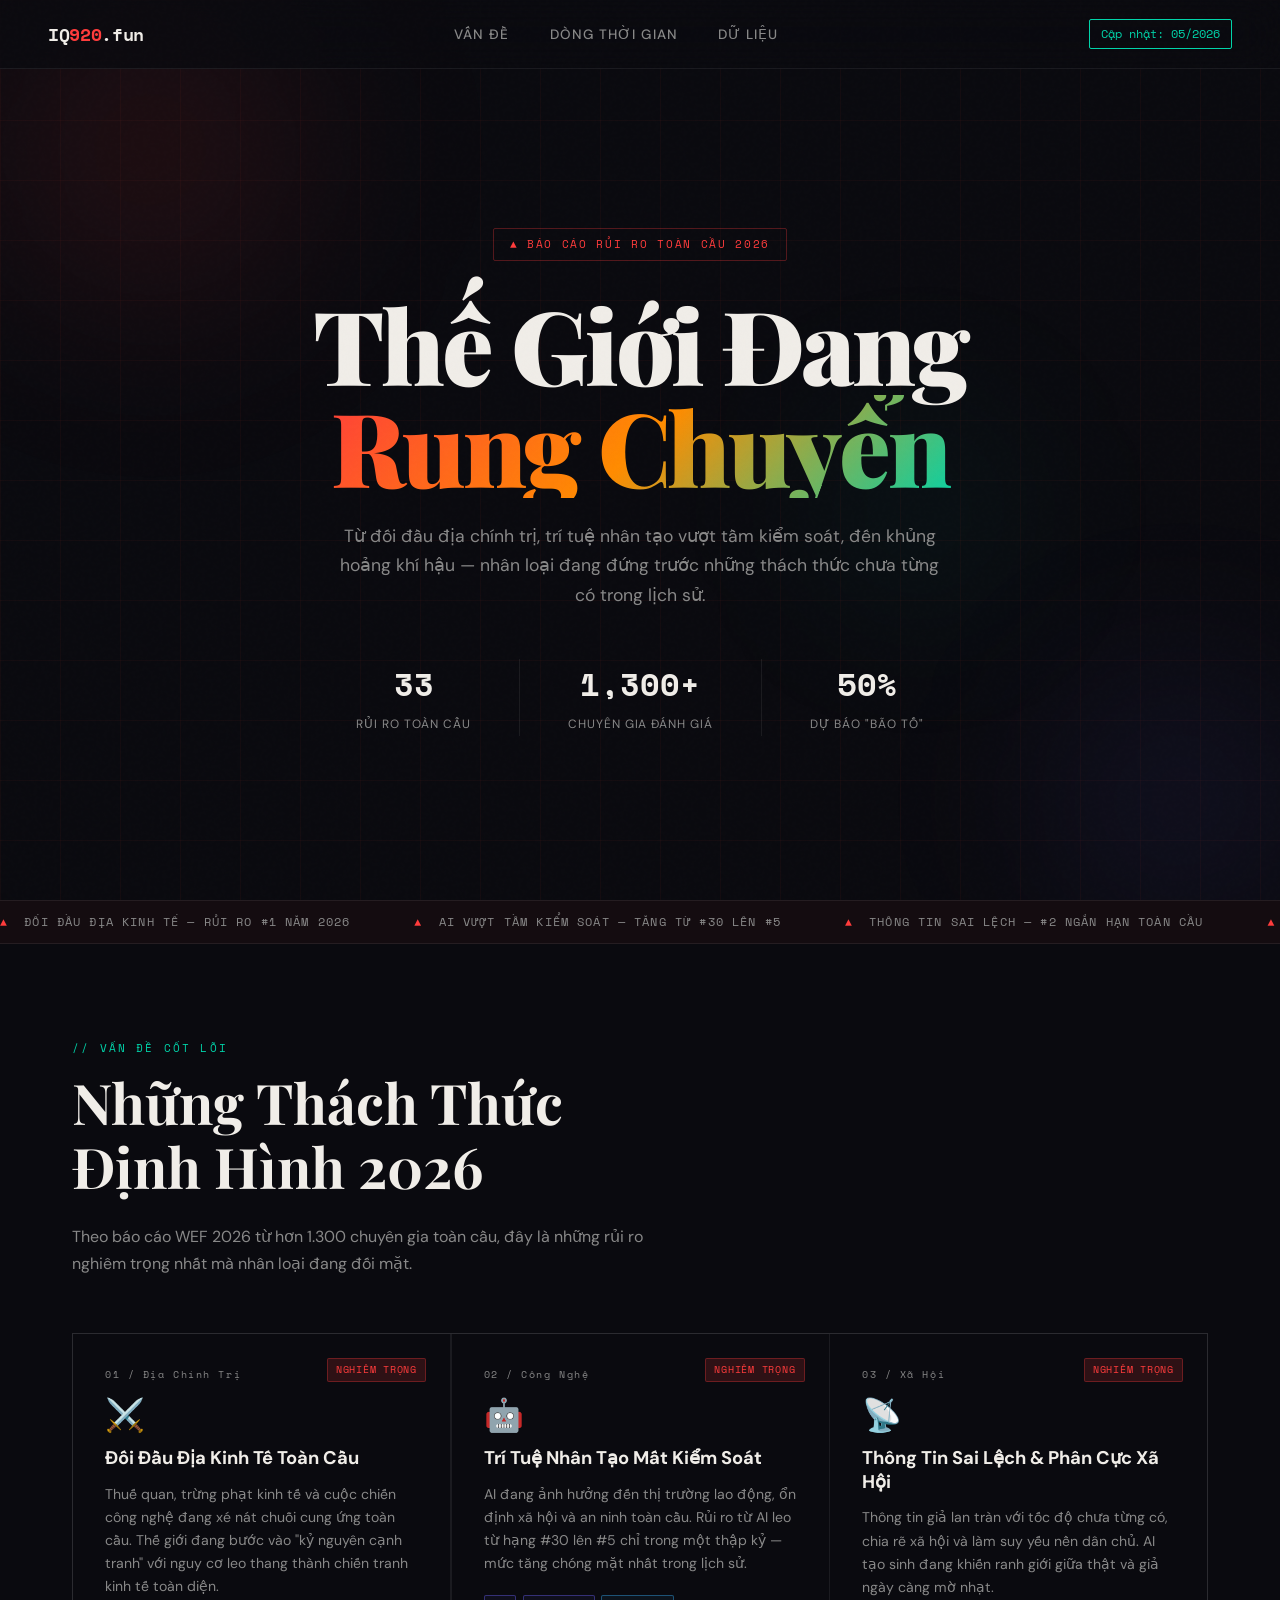
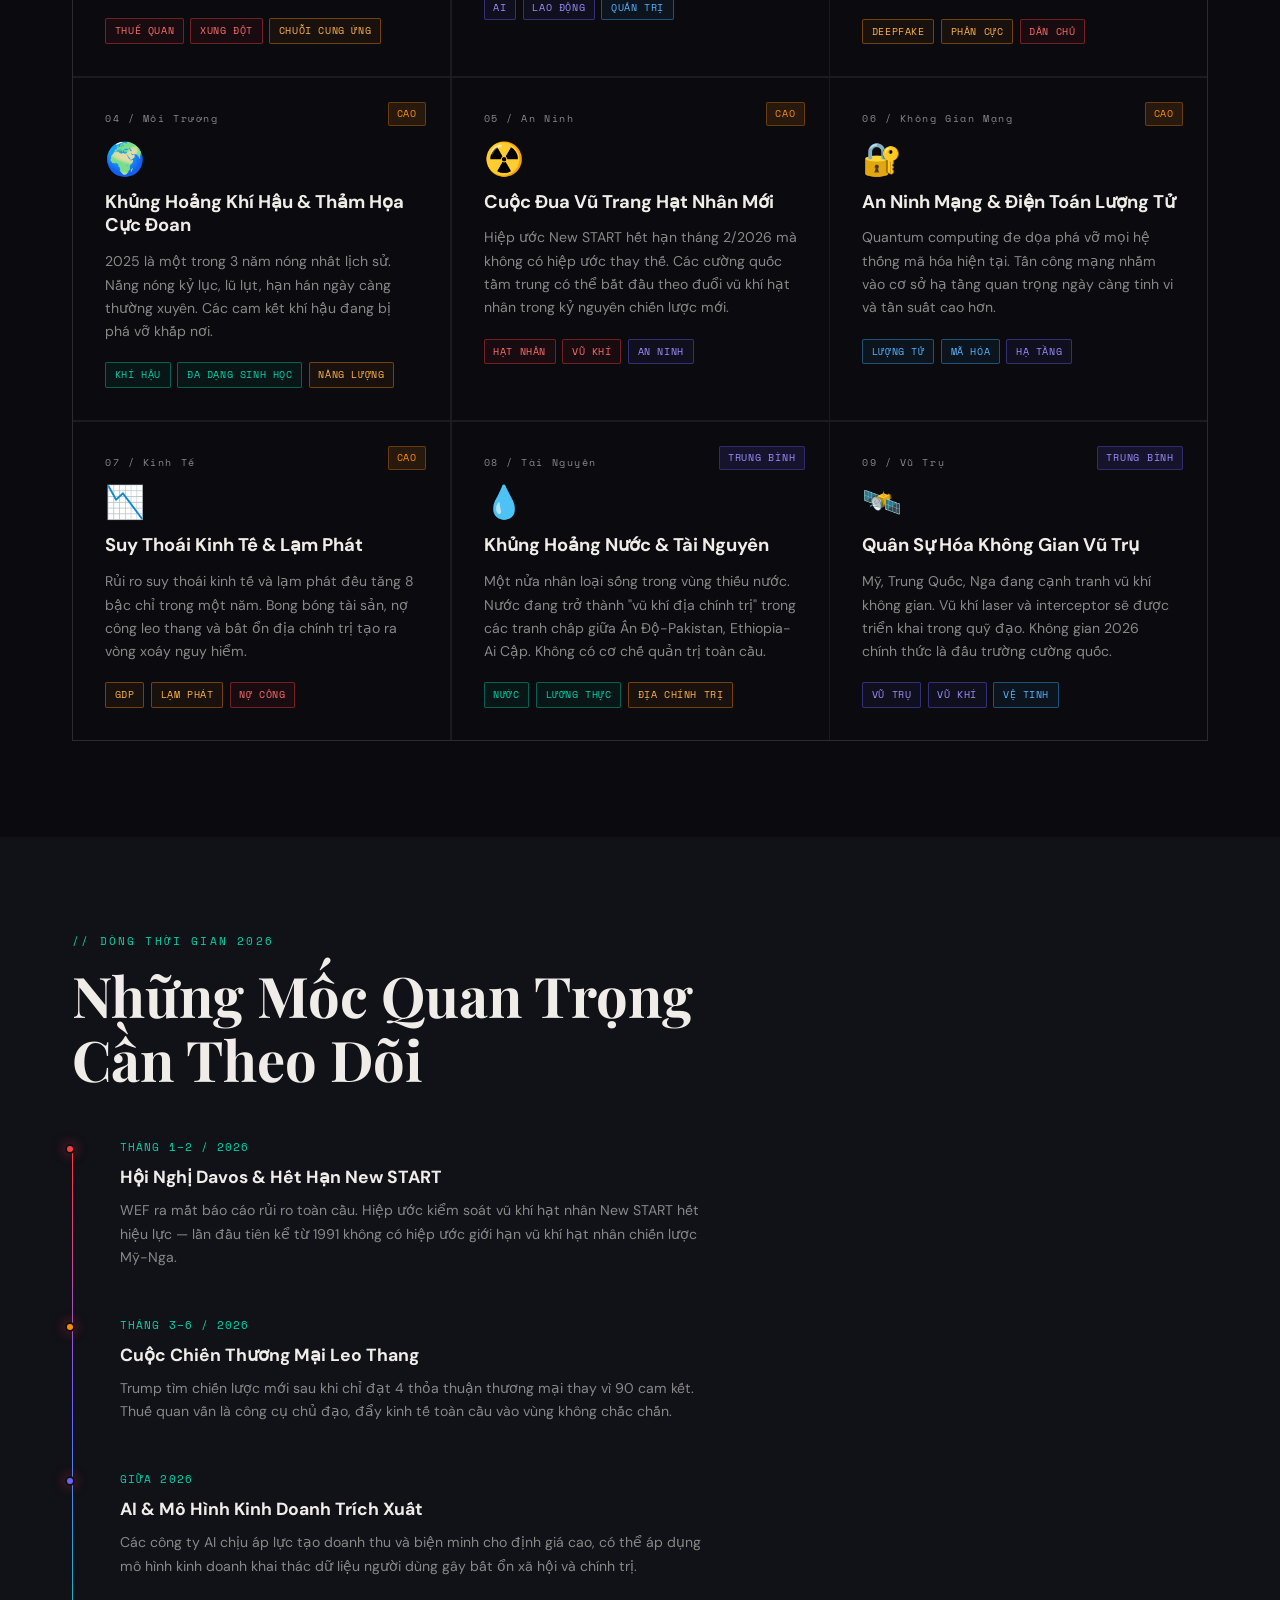
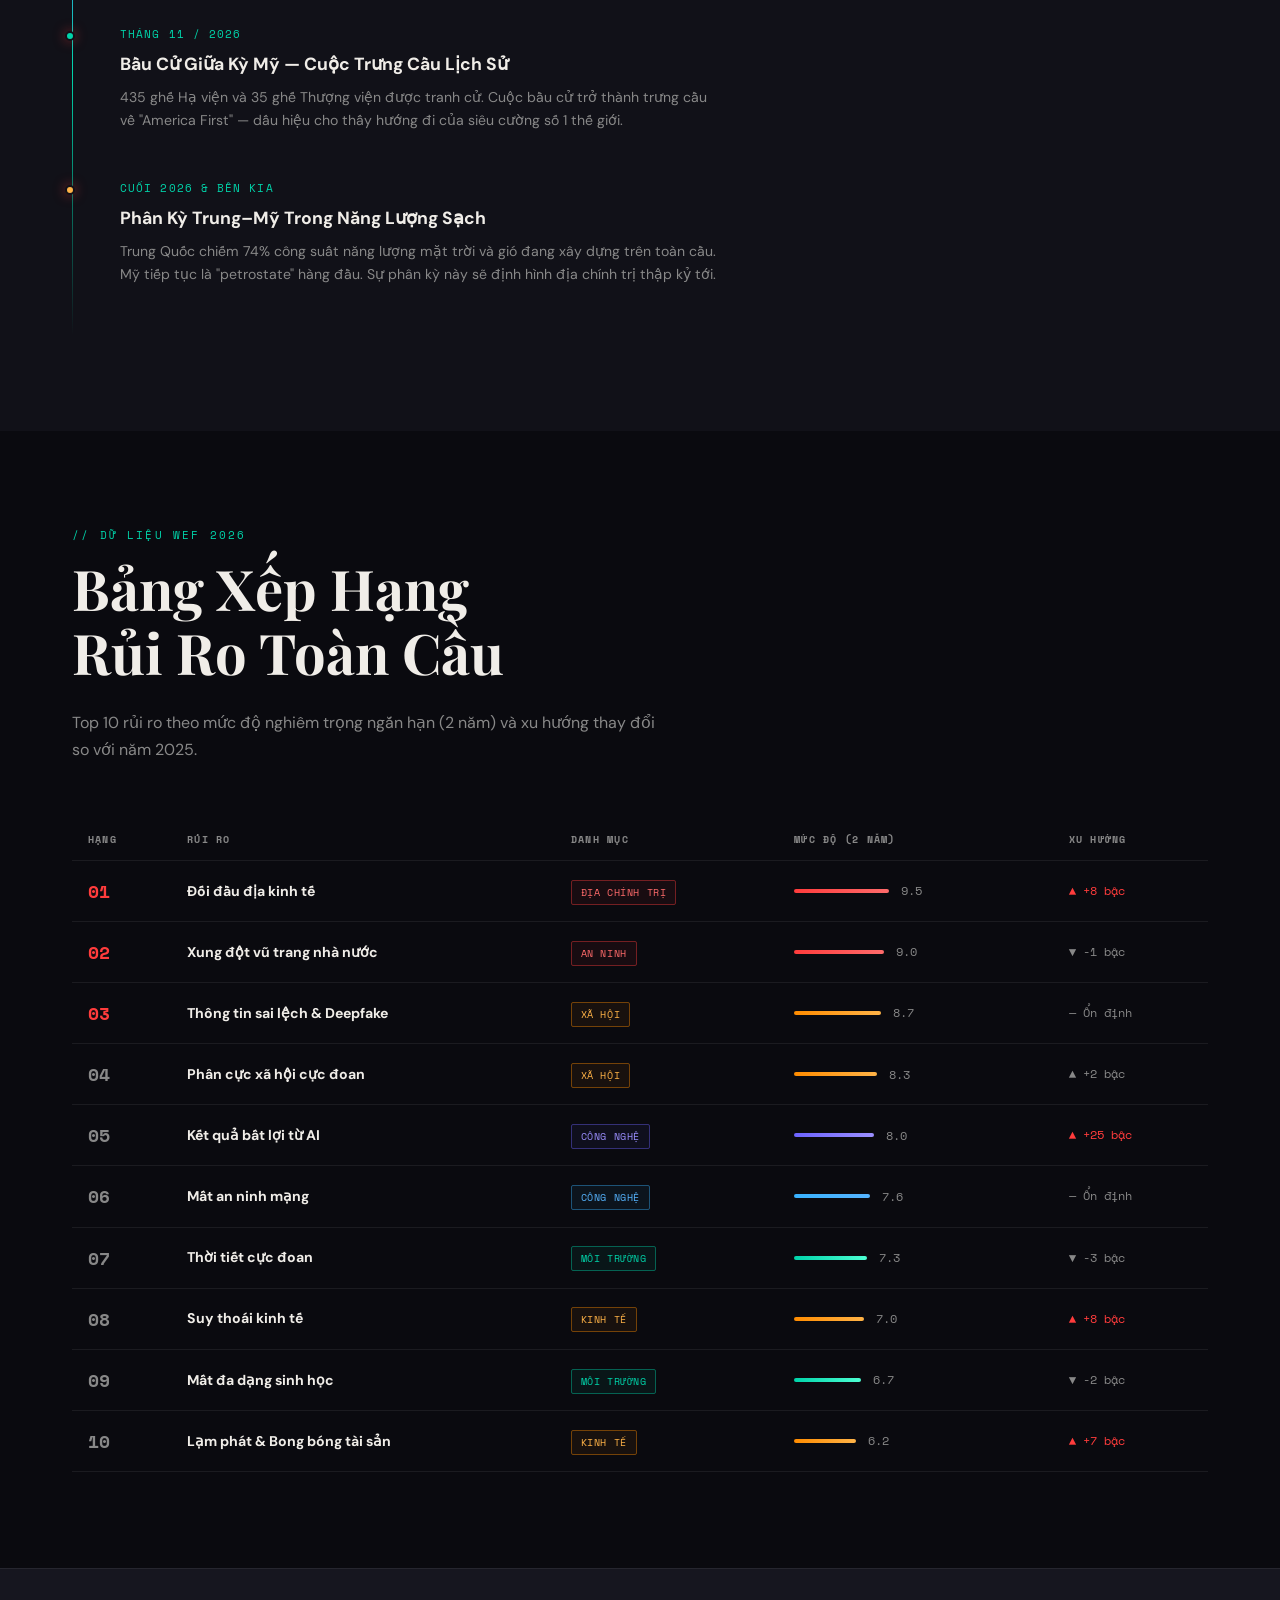
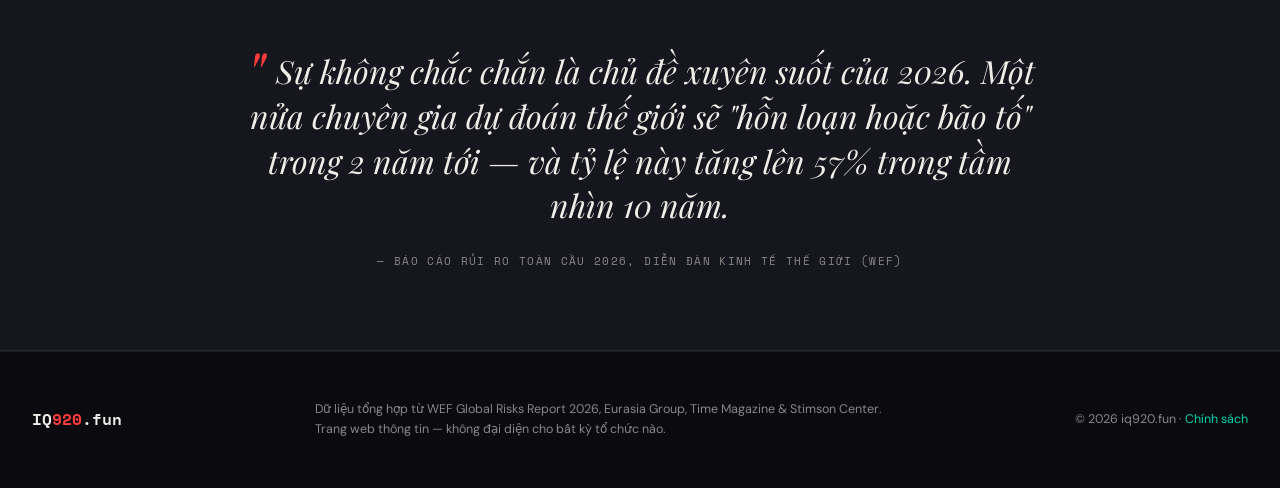
<file: index.html>
<!DOCTYPE html>
<html lang="vi">
<head>
<meta charset="UTF-8">
<meta name="viewport" content="width=device-width, initial-scale=1.0">
<title>IQ920 — Vấn Đề Thế Giới 2026</title>
<link rel="preconnect" href="https://fonts.googleapis.com">
<link href="https://fonts.googleapis.com/css2?family=Space+Mono:wght@400;700&family=DM+Sans:wght@300;400;500;700&family=Playfair+Display:wght@700;900&display=swap" rel="stylesheet">
<style>
  :root {
    --bg: #0a0a0f;
    --bg2: #111118;
    --bg3: #16161f;
    --accent: #ff3c3c;
    --accent2: #ff8c00;
    --accent3: #00d4aa;
    --accent4: #6c63ff;
    --text: #f0ede8;
    --muted: #888;
    --border: rgba(255,255,255,0.07);
    --card-bg: rgba(255,255,255,0.03);
  }

  * { margin: 0; padding: 0; box-sizing: border-box; }

  html { scroll-behavior: smooth; }

  body {
    font-family: 'DM Sans', sans-serif;
    background: var(--bg);
    color: var(--text);
    overflow-x: hidden;
    line-height: 1.6;
  }

  /* NOISE OVERLAY */
  body::before {
    content: '';
    position: fixed;
    inset: 0;
    background-image: url("data:image/svg+xml,%3Csvg viewBox='0 0 256 256' xmlns='http://www.w3.org/2000/svg'%3E%3Cfilter id='n'%3E%3CfeTurbulence type='fractalNoise' baseFrequency='0.9' numOctaves='4' stitchTiles='stitch'/%3E%3C/filter%3E%3Crect width='100%25' height='100%25' filter='url(%23n)' opacity='0.04'/%3E%3C/svg%3E");
    pointer-events: none;
    z-index: 1000;
    opacity: 0.3;
  }

  /* NAV */
  nav {
    position: fixed;
    top: 0;
    left: 0;
    right: 0;
    z-index: 100;
    display: flex;
    align-items: center;
    justify-content: space-between;
    padding: 1.2rem 3rem;
    backdrop-filter: blur(20px);
    border-bottom: 1px solid var(--border);
    background: rgba(10,10,15,0.8);
  }

  .nav-logo {
    font-family: 'Space Mono', monospace;
    font-size: 1.1rem;
    font-weight: 700;
    letter-spacing: -0.02em;
  }

  .nav-logo span { color: var(--accent); }

  .nav-links {
    display: flex;
    gap: 2.5rem;
    list-style: none;
  }

  .nav-links a {
    text-decoration: none;
    color: var(--muted);
    font-size: 0.85rem;
    font-weight: 500;
    letter-spacing: 0.08em;
    text-transform: uppercase;
    transition: color 0.2s;
  }

  .nav-links a:hover { color: var(--text); }

  .nav-tag {
    font-family: 'Space Mono', monospace;
    font-size: 0.72rem;
    color: var(--accent3);
    border: 1px solid var(--accent3);
    padding: 0.3rem 0.7rem;
    border-radius: 2px;
  }

  /* HERO */
  .hero {
    min-height: 100vh;
    display: grid;
    place-items: center;
    text-align: center;
    padding: 8rem 2rem 4rem;
    position: relative;
    overflow: hidden;
  }

  .hero-bg-grid {
    position: absolute;
    inset: 0;
    background-image:
      linear-gradient(rgba(255,60,60,0.04) 1px, transparent 1px),
      linear-gradient(90deg, rgba(255,60,60,0.04) 1px, transparent 1px);
    background-size: 60px 60px;
    animation: gridShift 20s linear infinite;
  }

  @keyframes gridShift {
    0% { background-position: 0 0; }
    100% { background-position: 60px 60px; }
  }

  .hero-orb {
    position: absolute;
    border-radius: 50%;
    filter: blur(80px);
    pointer-events: none;
  }

  .orb1 {
    width: 500px; height: 500px;
    background: radial-gradient(circle, rgba(255,60,60,0.12), transparent 70%);
    top: -100px; left: -100px;
  }

  .orb2 {
    width: 400px; height: 400px;
    background: radial-gradient(circle, rgba(108,99,255,0.1), transparent 70%);
    bottom: -100px; right: -100px;
  }

  .orb3 {
    width: 300px; height: 300px;
    background: radial-gradient(circle, rgba(0,212,170,0.08), transparent 70%);
    top: 40%; left: 60%;
  }

  .hero-content { position: relative; z-index: 2; max-width: 900px; }

  .hero-badge {
    display: inline-block;
    font-family: 'Space Mono', monospace;
    font-size: 0.7rem;
    letter-spacing: 0.15em;
    text-transform: uppercase;
    color: var(--accent);
    border: 1px solid rgba(255,60,60,0.3);
    padding: 0.4rem 1rem;
    border-radius: 2px;
    margin-bottom: 2rem;
    animation: fadeUp 0.8s ease both;
  }

  .hero-title {
    font-family: 'Playfair Display', serif;
    font-size: clamp(3rem, 8vw, 7rem);
    font-weight: 900;
    line-height: 1.0;
    letter-spacing: -0.03em;
    margin-bottom: 1.5rem;
    animation: fadeUp 0.8s ease 0.1s both;
  }

  .hero-title .line1 { display: block; color: var(--text); }
  .hero-title .line2 {
    display: block;
    background: linear-gradient(135deg, var(--accent) 0%, var(--accent2) 50%, var(--accent3) 100%);
    -webkit-background-clip: text;
    -webkit-text-fill-color: transparent;
    background-clip: text;
  }

  .hero-sub {
    font-size: 1.1rem;
    color: var(--muted);
    max-width: 600px;
    margin: 0 auto 3rem;
    line-height: 1.7;
    animation: fadeUp 0.8s ease 0.2s both;
  }

  .hero-stats {
    display: flex;
    justify-content: center;
    gap: 3rem;
    animation: fadeUp 0.8s ease 0.3s both;
  }

  .stat-item { text-align: center; }

  .stat-num {
    font-family: 'Space Mono', monospace;
    font-size: 2rem;
    font-weight: 700;
    color: var(--text);
    display: block;
  }

  .stat-label {
    font-size: 0.75rem;
    color: var(--muted);
    text-transform: uppercase;
    letter-spacing: 0.08em;
  }

  .stat-divider {
    width: 1px;
    background: var(--border);
    align-self: stretch;
  }

  /* TICKER */
  .ticker-wrap {
    overflow: hidden;
    border-top: 1px solid var(--border);
    border-bottom: 1px solid var(--border);
    padding: 0.75rem 0;
    background: rgba(255,60,60,0.04);
  }

  .ticker {
    display: flex;
    gap: 4rem;
    animation: ticker 30s linear infinite;
    white-space: nowrap;
    width: max-content;
  }

  @keyframes ticker {
    from { transform: translateX(0); }
    to { transform: translateX(-50%); }
  }

  .ticker-item {
    font-family: 'Space Mono', monospace;
    font-size: 0.72rem;
    color: var(--muted);
    letter-spacing: 0.1em;
    text-transform: uppercase;
  }

  .ticker-item span { color: var(--accent); margin-right: 0.5rem; }

  /* SECTION */
  section {
    padding: 6rem 2rem;
    max-width: 1200px;
    margin: 0 auto;
  }

  .section-label {
    font-family: 'Space Mono', monospace;
    font-size: 0.68rem;
    letter-spacing: 0.2em;
    text-transform: uppercase;
    color: var(--accent3);
    margin-bottom: 0.75rem;
  }

  .section-title {
    font-family: 'Playfair Display', serif;
    font-size: clamp(2rem, 5vw, 3.5rem);
    font-weight: 700;
    line-height: 1.15;
    margin-bottom: 1.5rem;
  }

  .section-desc {
    font-size: 1rem;
    color: var(--muted);
    max-width: 600px;
    line-height: 1.7;
    margin-bottom: 3.5rem;
  }

  /* ISSUES GRID */
  .issues-grid {
    display: grid;
    grid-template-columns: repeat(auto-fit, minmax(340px, 1fr));
    gap: 1.5px;
    background: var(--border);
    border: 1px solid var(--border);
  }

  .issue-card {
    background: var(--bg);
    padding: 2rem;
    position: relative;
    transition: background 0.3s;
    cursor: default;
    overflow: hidden;
  }

  .issue-card::before {
    content: '';
    position: absolute;
    inset: 0;
    background: var(--card-accent, rgba(255,60,60,0.04));
    opacity: 0;
    transition: opacity 0.3s;
  }

  .issue-card:hover { background: var(--bg2); }
  .issue-card:hover::before { opacity: 1; }

  .issue-num {
    font-family: 'Space Mono', monospace;
    font-size: 0.65rem;
    color: var(--muted);
    letter-spacing: 0.15em;
    margin-bottom: 1rem;
  }

  .issue-icon {
    font-size: 2rem;
    margin-bottom: 1rem;
    display: block;
    line-height: 1;
  }

  .issue-title {
    font-size: 1.15rem;
    font-weight: 700;
    margin-bottom: 0.75rem;
    line-height: 1.3;
  }

  .issue-desc {
    font-size: 0.88rem;
    color: var(--muted);
    line-height: 1.65;
    margin-bottom: 1.2rem;
  }

  .issue-tags {
    display: flex;
    flex-wrap: wrap;
    gap: 0.4rem;
  }

  .tag {
    font-family: 'Space Mono', monospace;
    font-size: 0.62rem;
    letter-spacing: 0.06em;
    padding: 0.25rem 0.55rem;
    border-radius: 2px;
    border: 1px solid;
    text-transform: uppercase;
  }

  .tag-red { border-color: rgba(255,60,60,0.4); color: #ff6b6b; background: rgba(255,60,60,0.06); }
  .tag-orange { border-color: rgba(255,140,0,0.4); color: #ffb347; background: rgba(255,140,0,0.06); }
  .tag-green { border-color: rgba(0,212,170,0.4); color: #00d4aa; background: rgba(0,212,170,0.06); }
  .tag-purple { border-color: rgba(108,99,255,0.4); color: #9b8fff; background: rgba(108,99,255,0.06); }
  .tag-blue { border-color: rgba(56,178,255,0.4); color: #56b4ff; background: rgba(56,178,255,0.06); }

  .issue-severity {
    position: absolute;
    top: 1.5rem;
    right: 1.5rem;
    font-family: 'Space Mono', monospace;
    font-size: 0.6rem;
    letter-spacing: 0.08em;
    padding: 0.2rem 0.5rem;
    border-radius: 2px;
  }

  .sev-critical { background: rgba(255,60,60,0.15); color: var(--accent); border: 1px solid rgba(255,60,60,0.3); }
  .sev-high { background: rgba(255,140,0,0.12); color: var(--accent2); border: 1px solid rgba(255,140,0,0.3); }
  .sev-medium { background: rgba(108,99,255,0.12); color: #9b8fff; border: 1px solid rgba(108,99,255,0.3); }

  /* TIMELINE */
  .timeline-section { background: var(--bg2); margin: 0; padding: 6rem 0; }
  .timeline-inner { max-width: 1200px; margin: 0 auto; padding: 0 2rem; }

  .timeline {
    position: relative;
    padding-left: 3rem;
    margin-top: 3rem;
  }

  .timeline::before {
    content: '';
    position: absolute;
    left: 0;
    top: 0.5rem;
    bottom: 0;
    width: 1px;
    background: linear-gradient(to bottom, var(--accent), var(--accent4), var(--accent3), transparent);
  }

  .timeline-item {
    position: relative;
    padding-bottom: 3rem;
    opacity: 0;
    transform: translateX(-20px);
    transition: all 0.5s ease;
  }

  .timeline-item.visible {
    opacity: 1;
    transform: translateX(0);
  }

  .timeline-dot {
    position: absolute;
    left: -3.45rem;
    top: 0.3rem;
    width: 10px;
    height: 10px;
    border-radius: 50%;
    background: var(--accent);
    border: 2px solid var(--bg2);
    box-shadow: 0 0 12px rgba(255,60,60,0.5);
  }

  .timeline-time {
    font-family: 'Space Mono', monospace;
    font-size: 0.68rem;
    color: var(--accent3);
    letter-spacing: 0.1em;
    margin-bottom: 0.4rem;
  }

  .timeline-title {
    font-size: 1.1rem;
    font-weight: 700;
    margin-bottom: 0.5rem;
  }

  .timeline-body {
    font-size: 0.88rem;
    color: var(--muted);
    max-width: 600px;
    line-height: 1.65;
  }

  /* RADAR CHART */
  .radar-section { text-align: center; }
  .radar-wrap { position: relative; max-width: 560px; margin: 3rem auto; }
  .radar-wrap svg { width: 100%; height: auto; }

  /* DATA TABLE */
  .risk-table {
    width: 100%;
    border-collapse: collapse;
    margin-top: 2.5rem;
    font-size: 0.88rem;
  }

  .risk-table th {
    font-family: 'Space Mono', monospace;
    font-size: 0.65rem;
    letter-spacing: 0.12em;
    text-transform: uppercase;
    color: var(--muted);
    padding: 0.75rem 1rem;
    border-bottom: 1px solid var(--border);
    text-align: left;
  }

  .risk-table td {
    padding: 1rem;
    border-bottom: 1px solid var(--border);
    vertical-align: middle;
  }

  .risk-table tr { transition: background 0.2s; }
  .risk-table tbody tr:hover { background: var(--card-bg); }

  .risk-rank {
    font-family: 'Space Mono', monospace;
    font-size: 1.1rem;
    font-weight: 700;
    color: var(--muted);
  }

  .risk-rank.top3 { color: var(--accent); }

  .risk-bar-wrap {
    display: flex;
    align-items: center;
    gap: 0.75rem;
  }

  .risk-bar {
    height: 4px;
    border-radius: 2px;
    flex-shrink: 0;
  }

  .risk-score {
    font-family: 'Space Mono', monospace;
    font-size: 0.75rem;
    color: var(--muted);
    min-width: 30px;
  }

  /* QUOTE */
  .quote-section {
    background: var(--bg3);
    border-top: 1px solid var(--border);
    border-bottom: 1px solid var(--border);
    margin: 0;
    padding: 5rem 2rem;
  }

  .quote-inner {
    max-width: 800px;
    margin: 0 auto;
    text-align: center;
  }

  blockquote {
    font-family: 'Playfair Display', serif;
    font-size: clamp(1.3rem, 3vw, 2rem);
    font-style: italic;
    line-height: 1.4;
    color: var(--text);
    margin-bottom: 1.5rem;
  }

  blockquote::before {
    content: '"';
    font-size: 4rem;
    color: var(--accent);
    line-height: 0;
    vertical-align: -1rem;
    margin-right: 0.2rem;
  }

  .quote-src {
    font-family: 'Space Mono', monospace;
    font-size: 0.7rem;
    color: var(--muted);
    letter-spacing: 0.12em;
    text-transform: uppercase;
  }

  /* FOOTER */
  footer {
    padding: 3rem 2rem;
    border-top: 1px solid var(--border);
    display: flex;
    align-items: center;
    justify-content: space-between;
    flex-wrap: wrap;
    gap: 1rem;
  }

  .footer-logo {
    font-family: 'Space Mono', monospace;
    font-size: 1rem;
    font-weight: 700;
  }

  .footer-logo span { color: var(--accent); }

  .footer-meta {
    font-size: 0.78rem;
    color: var(--muted);
  }

  .footer-meta a { color: var(--accent3); text-decoration: none; }

  /* SCROLL REVEAL */
  .reveal {
    opacity: 0;
    transform: translateY(30px);
    transition: all 0.7s ease;
  }

  .reveal.visible {
    opacity: 1;
    transform: translateY(0);
  }

  @keyframes fadeUp {
    from { opacity: 0; transform: translateY(20px); }
    to { opacity: 1; transform: translateY(0); }
  }

  /* PROGRESS BAR */
  .progress-bar {
    position: fixed;
    top: 0;
    left: 0;
    height: 2px;
    background: linear-gradient(90deg, var(--accent), var(--accent2), var(--accent3));
    z-index: 200;
    transition: width 0.1s;
  }

  /* MOBILE */
  @media (max-width: 768px) {
    nav { padding: 1rem 1.5rem; }
    .nav-links { display: none; }
    .hero-stats { gap: 1.5rem; }
    .stat-num { font-size: 1.5rem; }
    footer { flex-direction: column; align-items: flex-start; }
    .issues-grid { grid-template-columns: 1fr; }
  }
</style>
</head>
<body>

<div class="progress-bar" id="progress"></div>

<!-- NAV -->
<nav>
  <div class="nav-logo">IQ<span>920</span>.fun</div>
  <ul class="nav-links">
    <li><a href="#issues">Vấn Đề</a></li>
    <li><a href="#timeline">Dòng Thời Gian</a></li>
    <li><a href="#data">Dữ Liệu</a></li>
  </ul>
  <div class="nav-tag">Cập nhật: 05/2026</div>
</nav>

<!-- HERO -->
<div class="hero">
  <div class="hero-bg-grid"></div>
  <div class="orb1 hero-orb"></div>
  <div class="orb2 hero-orb"></div>
  <div class="orb3 hero-orb"></div>
  <div class="hero-content">
    <div class="hero-badge">▲ Báo Cáo Rủi Ro Toàn Cầu 2026</div>
    <h1 class="hero-title">
      <span class="line1">Thế Giới Đang</span>
      <span class="line2">Rung Chuyển</span>
    </h1>
    <p class="hero-sub">
      Từ đối đầu địa chính trị, trí tuệ nhân tạo vượt tầm kiểm soát, đến khủng hoảng khí hậu —
      nhân loại đang đứng trước những thách thức chưa từng có trong lịch sử.
    </p>
    <div class="hero-stats">
      <div class="stat-item">
        <span class="stat-num">33</span>
        <span class="stat-label">Rủi ro toàn cầu</span>
      </div>
      <div class="stat-divider"></div>
      <div class="stat-item">
        <span class="stat-num">1,300+</span>
        <span class="stat-label">Chuyên gia đánh giá</span>
      </div>
      <div class="stat-divider"></div>
      <div class="stat-item">
        <span class="stat-num">50%</span>
        <span class="stat-label">Dự báo "bão tố"</span>
      </div>
    </div>
  </div>
</div>

<!-- TICKER -->
<div class="ticker-wrap">
  <div class="ticker">
    <span class="ticker-item"><span>▲</span> Đối Đầu Địa Kinh Tế — Rủi ro #1 năm 2026</span>
    <span class="ticker-item"><span>▲</span> AI Vượt Tầm Kiểm Soát — Tăng từ #30 lên #5</span>
    <span class="ticker-item"><span>▲</span> Thông Tin Sai Lệch — #2 ngắn hạn toàn cầu</span>
    <span class="ticker-item"><span>▲</span> Biến Đổi Khí Hậu — Nguy cơ #1 dài hạn 10 năm</span>
    <span class="ticker-item"><span>▲</span> Xung Đột Vũ Trang — Căng thẳng nhiều khu vực</span>
    <span class="ticker-item"><span>▲</span> Đua Vũ Khí Hạt Nhân Mới — Hiệp ước New START hết hạn</span>
    <span class="ticker-item"><span>▲</span> Đối Đầu Địa Kinh Tế — Rủi ro #1 năm 2026</span>
    <span class="ticker-item"><span>▲</span> AI Vượt Tầm Kiểm Soát — Tăng từ #30 lên #5</span>
    <span class="ticker-item"><span>▲</span> Thông Tin Sai Lệch — #2 ngắn hạn toàn cầu</span>
    <span class="ticker-item"><span>▲</span> Biến Đổi Khí Hậu — Nguy cơ #1 dài hạn 10 năm</span>
    <span class="ticker-item"><span>▲</span> Xung Đột Vũ Trang — Căng thẳng nhiều khu vực</span>
    <span class="ticker-item"><span>▲</span> Đua Vũ Khí Hạt Nhân Mới — Hiệp ước New START hết hạn</span>
  </div>
</div>

<!-- ISSUES SECTION -->
<section id="issues">
  <div class="reveal">
    <div class="section-label">// Vấn đề cốt lõi</div>
    <h2 class="section-title">Những Thách Thức<br>Định Hình 2026</h2>
    <p class="section-desc">
      Theo báo cáo WEF 2026 từ hơn 1.300 chuyên gia toàn cầu, đây là những rủi ro nghiêm trọng nhất mà nhân loại đang đối mặt.
    </p>
  </div>

  <div class="issues-grid reveal">

    <div class="issue-card" style="--card-accent: rgba(255,60,60,0.06);">
      <div class="issue-severity sev-critical">NGHIÊM TRỌNG</div>
      <div class="issue-num">01 / Địa Chính Trị</div>
      <span class="issue-icon">⚔️</span>
      <div class="issue-title">Đối Đầu Địa Kinh Tế Toàn Cầu</div>
      <p class="issue-desc">
        Thuế quan, trừng phạt kinh tế và cuộc chiến công nghệ đang xé nát chuỗi cung ứng toàn cầu. Thế giới đang bước vào "kỷ nguyên cạnh tranh" với nguy cơ leo thang thành chiến tranh kinh tế toàn diện.
      </p>
      <div class="issue-tags">
        <span class="tag tag-red">Thuế Quan</span>
        <span class="tag tag-red">Xung Đột</span>
        <span class="tag tag-orange">Chuỗi Cung Ứng</span>
      </div>
    </div>

    <div class="issue-card" style="--card-accent: rgba(108,99,255,0.06);">
      <div class="issue-severity sev-critical">NGHIÊM TRỌNG</div>
      <div class="issue-num">02 / Công Nghệ</div>
      <span class="issue-icon">🤖</span>
      <div class="issue-title">Trí Tuệ Nhân Tạo Mất Kiểm Soát</div>
      <p class="issue-desc">
        AI đang ảnh hưởng đến thị trường lao động, ổn định xã hội và an ninh toàn cầu. Rủi ro từ AI leo từ hạng #30 lên #5 chỉ trong một thập kỷ — mức tăng chóng mặt nhất trong lịch sử.
      </p>
      <div class="issue-tags">
        <span class="tag tag-purple">AI</span>
        <span class="tag tag-purple">Lao Động</span>
        <span class="tag tag-blue">Quản Trị</span>
      </div>
    </div>

    <div class="issue-card" style="--card-accent: rgba(255,140,0,0.06);">
      <div class="issue-severity sev-critical">NGHIÊM TRỌNG</div>
      <div class="issue-num">03 / Xã Hội</div>
      <span class="issue-icon">📡</span>
      <div class="issue-title">Thông Tin Sai Lệch & Phân Cực Xã Hội</div>
      <p class="issue-desc">
        Thông tin giả lan tràn với tốc độ chưa từng có, chia rẽ xã hội và làm suy yếu nền dân chủ. AI tạo sinh đang khiến ranh giới giữa thật và giả ngày càng mờ nhạt.
      </p>
      <div class="issue-tags">
        <span class="tag tag-orange">Deepfake</span>
        <span class="tag tag-orange">Phân Cực</span>
        <span class="tag tag-red">Dân Chủ</span>
      </div>
    </div>

    <div class="issue-card" style="--card-accent: rgba(0,212,170,0.05);">
      <div class="issue-severity sev-high">CAO</div>
      <div class="issue-num">04 / Môi Trường</div>
      <span class="issue-icon">🌍</span>
      <div class="issue-title">Khủng Hoảng Khí Hậu & Thảm Họa Cực Đoan</div>
      <p class="issue-desc">
        2025 là một trong 3 năm nóng nhất lịch sử. Nắng nóng kỷ lục, lũ lụt, hạn hán ngày càng thường xuyên. Các cam kết khí hậu đang bị phá vỡ khắp nơi.
      </p>
      <div class="issue-tags">
        <span class="tag tag-green">Khí Hậu</span>
        <span class="tag tag-green">Đa Dạng Sinh Học</span>
        <span class="tag tag-orange">Năng Lượng</span>
      </div>
    </div>

    <div class="issue-card" style="--card-accent: rgba(255,60,60,0.06);">
      <div class="issue-severity sev-high">CAO</div>
      <div class="issue-num">05 / An Ninh</div>
      <span class="issue-icon">☢️</span>
      <div class="issue-title">Cuộc Đua Vũ Trang Hạt Nhân Mới</div>
      <p class="issue-desc">
        Hiệp ước New START hết hạn tháng 2/2026 mà không có hiệp ước thay thế. Các cường quốc tầm trung có thể bắt đầu theo đuổi vũ khí hạt nhân trong kỷ nguyên chiến lược mới.
      </p>
      <div class="issue-tags">
        <span class="tag tag-red">Hạt Nhân</span>
        <span class="tag tag-red">Vũ Khí</span>
        <span class="tag tag-purple">An Ninh</span>
      </div>
    </div>

    <div class="issue-card" style="--card-accent: rgba(56,178,255,0.05);">
      <div class="issue-severity sev-high">CAO</div>
      <div class="issue-num">06 / Không Gian Mạng</div>
      <span class="issue-icon">🔐</span>
      <div class="issue-title">An Ninh Mạng & Điện Toán Lượng Tử</div>
      <p class="issue-desc">
        Quantum computing đe dọa phá vỡ mọi hệ thống mã hóa hiện tại. Tấn công mạng nhắm vào cơ sở hạ tầng quan trọng ngày càng tinh vi và tần suất cao hơn.
      </p>
      <div class="issue-tags">
        <span class="tag tag-blue">Lượng Tử</span>
        <span class="tag tag-blue">Mã Hóa</span>
        <span class="tag tag-purple">Hạ Tầng</span>
      </div>
    </div>

    <div class="issue-card" style="--card-accent: rgba(255,140,0,0.06);">
      <div class="issue-severity sev-high">CAO</div>
      <div class="issue-num">07 / Kinh Tế</div>
      <span class="issue-icon">📉</span>
      <div class="issue-title">Suy Thoái Kinh Tế & Lạm Phát</div>
      <p class="issue-desc">
        Rủi ro suy thoái kinh tế và lạm phát đều tăng 8 bậc chỉ trong một năm. Bong bóng tài sản, nợ công leo thang và bất ổn địa chính trị tạo ra vòng xoáy nguy hiểm.
      </p>
      <div class="issue-tags">
        <span class="tag tag-orange">GDP</span>
        <span class="tag tag-orange">Lạm Phát</span>
        <span class="tag tag-red">Nợ Công</span>
      </div>
    </div>

    <div class="issue-card" style="--card-accent: rgba(0,212,170,0.05);">
      <div class="issue-severity sev-medium">TRUNG BÌNH</div>
      <div class="issue-num">08 / Tài Nguyên</div>
      <span class="issue-icon">💧</span>
      <div class="issue-title">Khủng Hoảng Nước & Tài Nguyên</div>
      <p class="issue-desc">
        Một nửa nhân loại sống trong vùng thiếu nước. Nước đang trở thành "vũ khí địa chính trị" trong các tranh chấp giữa Ấn Độ-Pakistan, Ethiopia-Ai Cập. Không có cơ chế quản trị toàn cầu.
      </p>
      <div class="issue-tags">
        <span class="tag tag-green">Nước</span>
        <span class="tag tag-green">Lương Thực</span>
        <span class="tag tag-orange">Địa Chính Trị</span>
      </div>
    </div>

    <div class="issue-card" style="--card-accent: rgba(108,99,255,0.06);">
      <div class="issue-severity sev-medium">TRUNG BÌNH</div>
      <div class="issue-num">09 / Vũ Trụ</div>
      <span class="issue-icon">🛰️</span>
      <div class="issue-title">Quân Sự Hóa Không Gian Vũ Trụ</div>
      <p class="issue-desc">
        Mỹ, Trung Quốc, Nga đang cạnh tranh vũ khí không gian. Vũ khí laser và interceptor sẽ được triển khai trong quỹ đạo. Không gian 2026 chính thức là đấu trường cường quốc.
      </p>
      <div class="issue-tags">
        <span class="tag tag-purple">Vũ Trụ</span>
        <span class="tag tag-purple">Vũ Khí</span>
        <span class="tag tag-blue">Vệ Tinh</span>
      </div>
    </div>

  </div>
</section>

<!-- TIMELINE -->
<div class="timeline-section">
  <div class="timeline-inner">
    <div class="reveal">
      <div class="section-label">// Dòng thời gian 2026</div>
      <h2 class="section-title">Những Mốc Quan Trọng<br>Cần Theo Dõi</h2>
    </div>

    <div class="timeline">
      <div class="timeline-item">
        <div class="timeline-dot" style="background:#ff3c3c;"></div>
        <div class="timeline-time">THÁNG 1–2 / 2026</div>
        <div class="timeline-title">Hội Nghị Davos & Hết Hạn New START</div>
        <p class="timeline-body">WEF ra mắt báo cáo rủi ro toàn cầu. Hiệp ước kiểm soát vũ khí hạt nhân New START hết hiệu lực — lần đầu tiên kể từ 1991 không có hiệp ước giới hạn vũ khí hạt nhân chiến lược Mỹ-Nga.</p>
      </div>
      <div class="timeline-item">
        <div class="timeline-dot" style="background:#ff8c00;"></div>
        <div class="timeline-time">THÁNG 3–6 / 2026</div>
        <div class="timeline-title">Cuộc Chiến Thương Mại Leo Thang</div>
        <p class="timeline-body">Trump tìm chiến lược mới sau khi chỉ đạt 4 thỏa thuận thương mại thay vì 90 cam kết. Thuế quan vẫn là công cụ chủ đạo, đẩy kinh tế toàn cầu vào vùng không chắc chắn.</p>
      </div>
      <div class="timeline-item">
        <div class="timeline-dot" style="background:#6c63ff;"></div>
        <div class="timeline-time">GIỮA 2026</div>
        <div class="timeline-title">AI & Mô Hình Kinh Doanh Trích Xuất</div>
        <p class="timeline-body">Các công ty AI chịu áp lực tạo doanh thu và biện minh cho định giá cao, có thể áp dụng mô hình kinh doanh khai thác dữ liệu người dùng gây bất ổn xã hội và chính trị.</p>
      </div>
      <div class="timeline-item">
        <div class="timeline-dot" style="background:#00d4aa;"></div>
        <div class="timeline-time">THÁNG 11 / 2026</div>
        <div class="timeline-title">Bầu Cử Giữa Kỳ Mỹ — Cuộc Trưng Cầu Lịch Sử</div>
        <p class="timeline-body">435 ghế Hạ viện và 35 ghế Thượng viện được tranh cử. Cuộc bầu cử trở thành trưng cầu về "America First" — dấu hiệu cho thấy hướng đi của siêu cường số 1 thế giới.</p>
      </div>
      <div class="timeline-item">
        <div class="timeline-dot" style="background:#ffb347;"></div>
        <div class="timeline-time">CUỐI 2026 & BÊN KIA</div>
        <div class="timeline-title">Phân Kỳ Trung–Mỹ Trong Năng Lượng Sạch</div>
        <p class="timeline-body">Trung Quốc chiếm 74% công suất năng lượng mặt trời và gió đang xây dựng trên toàn cầu. Mỹ tiếp tục là "petrostate" hàng đầu. Sự phân kỳ này sẽ định hình địa chính trị thập kỷ tới.</p>
      </div>
    </div>
  </div>
</div>

<!-- DATA / RISK TABLE -->
<section id="data">
  <div class="reveal">
    <div class="section-label">// Dữ liệu WEF 2026</div>
    <h2 class="section-title">Bảng Xếp Hạng<br>Rủi Ro Toàn Cầu</h2>
    <p class="section-desc">
      Top 10 rủi ro theo mức độ nghiêm trọng ngắn hạn (2 năm) và xu hướng thay đổi so với năm 2025.
    </p>
  </div>

  <div class="reveal">
    <table class="risk-table">
      <thead>
        <tr>
          <th>Hạng</th>
          <th>Rủi Ro</th>
          <th>Danh Mục</th>
          <th>Mức Độ (2 năm)</th>
          <th>Xu Hướng</th>
        </tr>
      </thead>
      <tbody>
        <tr>
          <td><span class="risk-rank top3">01</span></td>
          <td><strong>Đối đầu địa kinh tế</strong></td>
          <td><span class="tag tag-red">Địa Chính Trị</span></td>
          <td>
            <div class="risk-bar-wrap">
              <div class="risk-bar" style="width:95px; background:linear-gradient(90deg,#ff3c3c,#ff6b6b);"></div>
              <span class="risk-score">9.5</span>
            </div>
          </td>
          <td style="color:#ff3c3c; font-family:'Space Mono',monospace; font-size:0.78rem;">▲ +8 bậc</td>
        </tr>
        <tr>
          <td><span class="risk-rank top3">02</span></td>
          <td><strong>Xung đột vũ trang nhà nước</strong></td>
          <td><span class="tag tag-red">An Ninh</span></td>
          <td>
            <div class="risk-bar-wrap">
              <div class="risk-bar" style="width:90px; background:linear-gradient(90deg,#ff3c3c,#ff6b6b);"></div>
              <span class="risk-score">9.0</span>
            </div>
          </td>
          <td style="color:#888; font-family:'Space Mono',monospace; font-size:0.78rem;">▼ -1 bậc</td>
        </tr>
        <tr>
          <td><span class="risk-rank top3">03</span></td>
          <td><strong>Thông tin sai lệch & Deepfake</strong></td>
          <td><span class="tag tag-orange">Xã Hội</span></td>
          <td>
            <div class="risk-bar-wrap">
              <div class="risk-bar" style="width:87px; background:linear-gradient(90deg,#ff8c00,#ffb347);"></div>
              <span class="risk-score">8.7</span>
            </div>
          </td>
          <td style="color:#888; font-family:'Space Mono',monospace; font-size:0.78rem;">— Ổn định</td>
        </tr>
        <tr>
          <td><span class="risk-rank">04</span></td>
          <td><strong>Phân cực xã hội cực đoan</strong></td>
          <td><span class="tag tag-orange">Xã Hội</span></td>
          <td>
            <div class="risk-bar-wrap">
              <div class="risk-bar" style="width:83px; background:linear-gradient(90deg,#ff8c00,#ffb347);"></div>
              <span class="risk-score">8.3</span>
            </div>
          </td>
          <td style="color:#888; font-family:'Space Mono',monospace; font-size:0.78rem;">▲ +2 bậc</td>
        </tr>
        <tr>
          <td><span class="risk-rank">05</span></td>
          <td><strong>Kết quả bất lợi từ AI</strong></td>
          <td><span class="tag tag-purple">Công Nghệ</span></td>
          <td>
            <div class="risk-bar-wrap">
              <div class="risk-bar" style="width:80px; background:linear-gradient(90deg,#6c63ff,#9b8fff);"></div>
              <span class="risk-score">8.0</span>
            </div>
          </td>
          <td style="color:#ff3c3c; font-family:'Space Mono',monospace; font-size:0.78rem;">▲ +25 bậc</td>
        </tr>
        <tr>
          <td><span class="risk-rank">06</span></td>
          <td><strong>Mất an ninh mạng</strong></td>
          <td><span class="tag tag-blue">Công Nghệ</span></td>
          <td>
            <div class="risk-bar-wrap">
              <div class="risk-bar" style="width:76px; background:linear-gradient(90deg,#38b2ff,#56b4ff);"></div>
              <span class="risk-score">7.6</span>
            </div>
          </td>
          <td style="color:#888; font-family:'Space Mono',monospace; font-size:0.78rem;">— Ổn định</td>
        </tr>
        <tr>
          <td><span class="risk-rank">07</span></td>
          <td><strong>Thời tiết cực đoan</strong></td>
          <td><span class="tag tag-green">Môi Trường</span></td>
          <td>
            <div class="risk-bar-wrap">
              <div class="risk-bar" style="width:73px; background:linear-gradient(90deg,#00d4aa,#4dffd3);"></div>
              <span class="risk-score">7.3</span>
            </div>
          </td>
          <td style="color:#888; font-family:'Space Mono',monospace; font-size:0.78rem;">▼ -3 bậc</td>
        </tr>
        <tr>
          <td><span class="risk-rank">08</span></td>
          <td><strong>Suy thoái kinh tế</strong></td>
          <td><span class="tag tag-orange">Kinh Tế</span></td>
          <td>
            <div class="risk-bar-wrap">
              <div class="risk-bar" style="width:70px; background:linear-gradient(90deg,#ff8c00,#ffb347);"></div>
              <span class="risk-score">7.0</span>
            </div>
          </td>
          <td style="color:#ff3c3c; font-family:'Space Mono',monospace; font-size:0.78rem;">▲ +8 bậc</td>
        </tr>
        <tr>
          <td><span class="risk-rank">09</span></td>
          <td><strong>Mất đa dạng sinh học</strong></td>
          <td><span class="tag tag-green">Môi Trường</span></td>
          <td>
            <div class="risk-bar-wrap">
              <div class="risk-bar" style="width:67px; background:linear-gradient(90deg,#00d4aa,#4dffd3);"></div>
              <span class="risk-score">6.7</span>
            </div>
          </td>
          <td style="color:#888; font-family:'Space Mono',monospace; font-size:0.78rem;">▼ -2 bậc</td>
        </tr>
        <tr>
          <td><span class="risk-rank">10</span></td>
          <td><strong>Lạm phát & Bong bóng tài sản</strong></td>
          <td><span class="tag tag-orange">Kinh Tế</span></td>
          <td>
            <div class="risk-bar-wrap">
              <div class="risk-bar" style="width:62px; background:linear-gradient(90deg,#ff8c00,#ffb347);"></div>
              <span class="risk-score">6.2</span>
            </div>
          </td>
          <td style="color:#ff3c3c; font-family:'Space Mono',monospace; font-size:0.78rem;">▲ +7 bậc</td>
        </tr>
      </tbody>
    </table>
  </div>
</section>

<!-- QUOTE -->
<div class="quote-section">
  <div class="quote-inner reveal">
    <blockquote>
      Sự không chắc chắn là chủ đề xuyên suốt của 2026. Một nửa chuyên gia dự đoán thế giới sẽ "hỗn loạn hoặc bão tố" trong 2 năm tới — và tỷ lệ này tăng lên 57% trong tầm nhìn 10 năm.
    </blockquote>
    <div class="quote-src">— Báo cáo Rủi Ro Toàn Cầu 2026, Diễn Đàn Kinh Tế Thế Giới (WEF)</div>
  </div>
</div>

<!-- FOOTER -->
<footer>
  <div class="footer-logo">IQ<span>920</span>.fun</div>
  <div class="footer-meta">
    Dữ liệu tổng hợp từ WEF Global Risks Report 2026, Eurasia Group, Time Magazine & Stimson Center.<br>
    Trang web thông tin — không đại diện cho bất kỳ tổ chức nào.
  </div>
  <div class="footer-meta">
    © 2026 iq920.fun · <a href="#">Chính sách</a>
  </div>
</footer>

<script>
  // Progress bar
  window.addEventListener('scroll', () => {
    const scrolled = window.scrollY;
    const total = document.documentElement.scrollHeight - window.innerHeight;
    document.getElementById('progress').style.width = (scrolled / total * 100) + '%';
  });

  // Intersection Observer for reveal
  const observer = new IntersectionObserver((entries) => {
    entries.forEach(entry => {
      if (entry.isIntersecting) {
        entry.target.classList.add('visible');
      }
    });
  }, { threshold: 0.1, rootMargin: '0px 0px -50px 0px' });

  document.querySelectorAll('.reveal, .timeline-item').forEach(el => observer.observe(el));
</script>
</body>
</html>
</file>
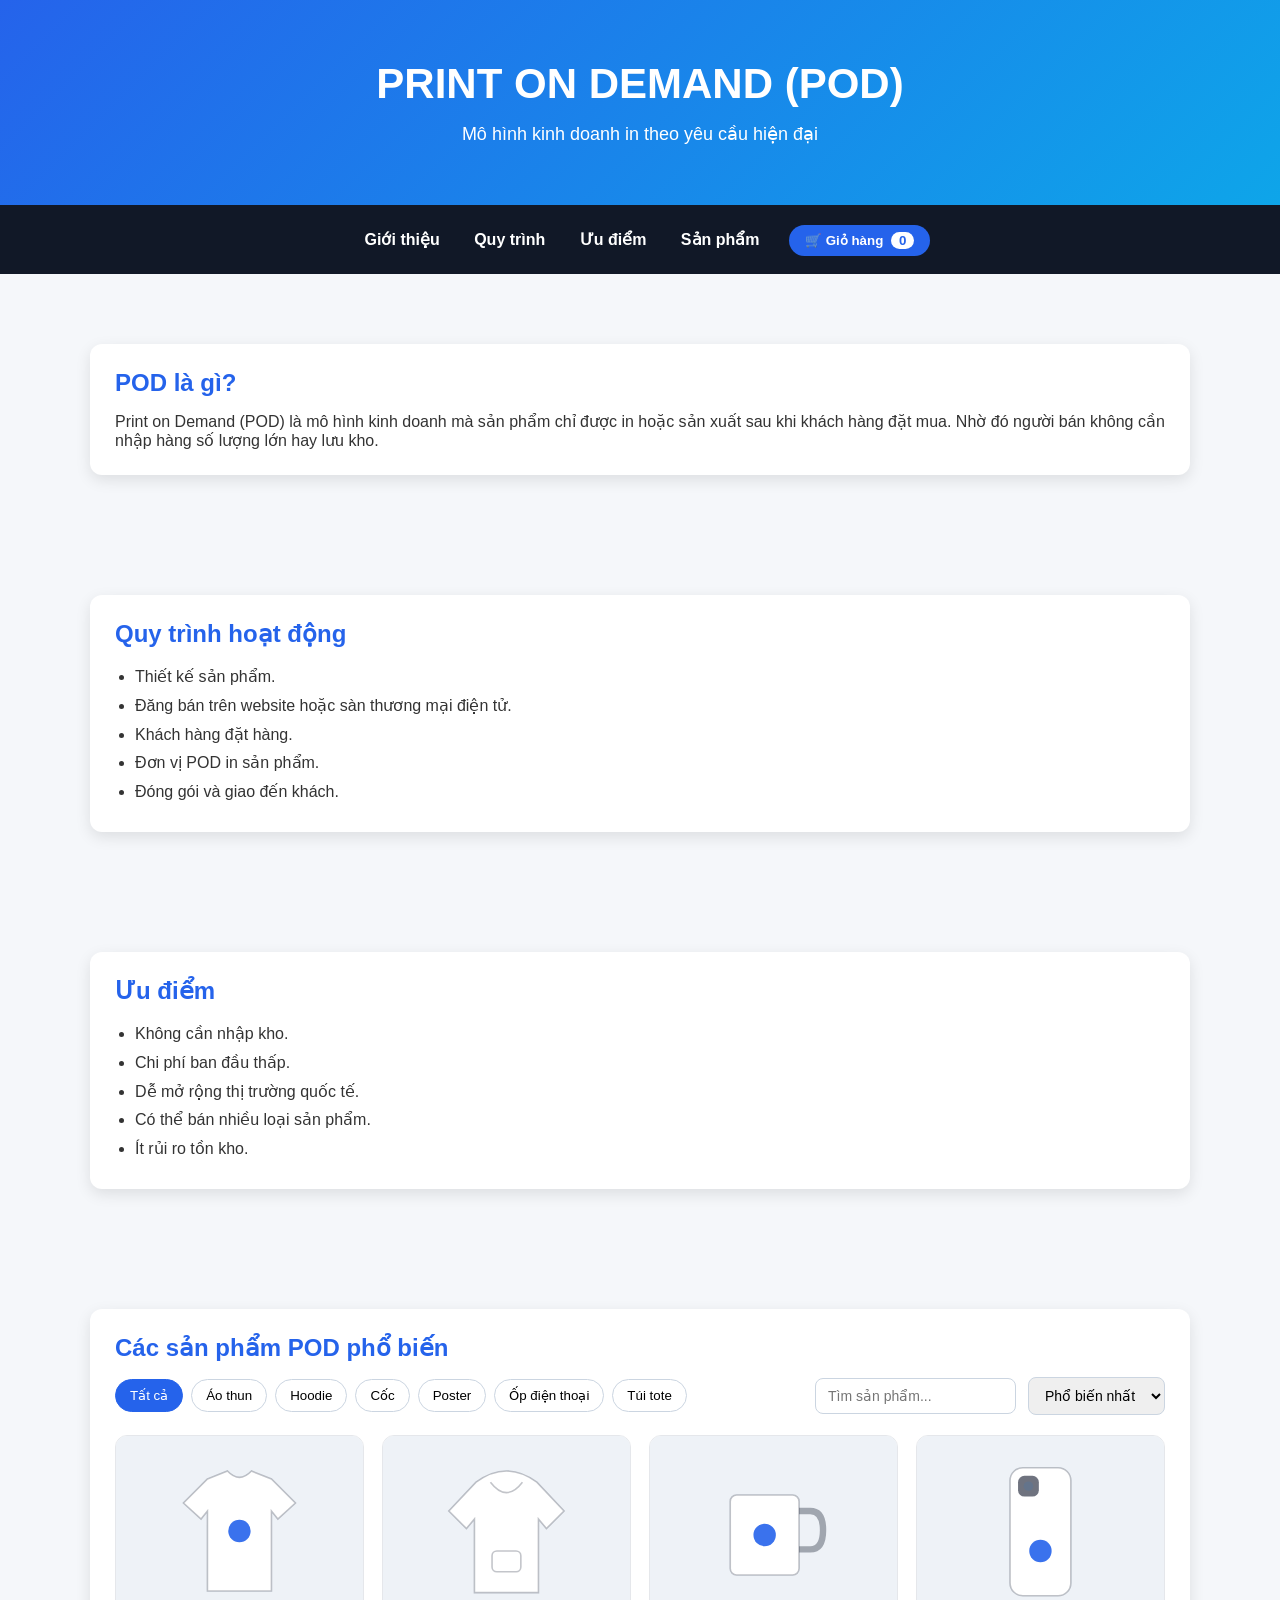
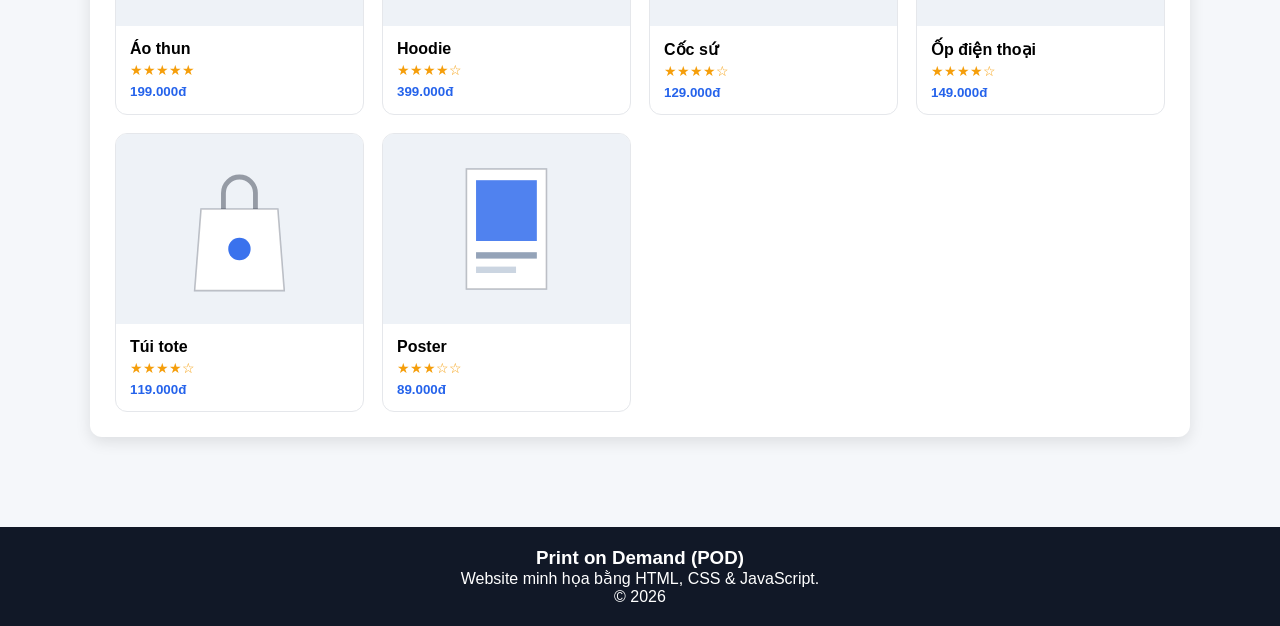
<file: addWork1234567890/index.html>
<!DOCTYPE html>
<html lang="vi">
<head>
<meta charset="UTF-8">
<meta name="viewport" content="width=device-width, initial-scale=1.0">
<title>Print on Demand (POD)</title>
<meta name="description" content="Tìm hiểu mô hình kinh doanh Print on Demand và xem các sản phẩm POD phổ biến.">
<link rel="icon" href="favicon.ico" sizes="any">
<link rel="icon" href="favicon.svg" type="image/svg+xml">
<link rel="stylesheet" href="style.css">
</head>
<body>

<header class="hero">
  <h1>PRINT ON DEMAND (POD)</h1>
  <p>Mô hình kinh doanh in theo yêu cầu hiện đại</p>
</header>

<nav class="nav">
  <a href="#gioithieu">Giới thiệu</a>
  <a href="#quytrinh">Quy trình</a>
  <a href="#uudiem">Ưu điểm</a>
  <a href="#sanpham">Sản phẩm</a>
  <button class="cart-btn" id="cartBtn" aria-label="Mở giỏ hàng">🛒 Giỏ hàng <span id="cartCount">0</span></button>
</nav>

<section id="gioithieu">
  <div class="card">
    <h2>POD là gì?</h2>
    <p>Print on Demand (POD) là mô hình kinh doanh mà sản phẩm chỉ được in hoặc sản xuất sau khi khách hàng đặt mua. Nhờ đó người bán không cần nhập hàng số lượng lớn hay lưu kho.</p>
  </div>
</section>

<section id="quytrinh">
  <div class="card">
    <h2>Quy trình hoạt động</h2>
    <ul>
      <li>Thiết kế sản phẩm.</li>
      <li>Đăng bán trên website hoặc sàn thương mại điện tử.</li>
      <li>Khách hàng đặt hàng.</li>
      <li>Đơn vị POD in sản phẩm.</li>
      <li>Đóng gói và giao đến khách.</li>
    </ul>
  </div>
</section>

<section id="uudiem">
  <div class="card">
    <h2>Ưu điểm</h2>
    <ul>
      <li>Không cần nhập kho.</li>
      <li>Chi phí ban đầu thấp.</li>
      <li>Dễ mở rộng thị trường quốc tế.</li>
      <li>Có thể bán nhiều loại sản phẩm.</li>
      <li>Ít rủi ro tồn kho.</li>
    </ul>
  </div>
</section>

<section id="sanpham">
  <div class="card">
    <h2>Các sản phẩm POD phổ biến</h2>

    <div class="toolbar">
      <div class="filters" id="filters" role="group" aria-label="Lọc sản phẩm"></div>
      <input type="search" id="search" placeholder="Tìm sản phẩm..." aria-label="Tìm sản phẩm">
      <select id="sort" aria-label="Sắp xếp">
        <option value="pop">Phổ biến nhất</option>
        <option value="asc">Giá tăng dần</option>
        <option value="desc">Giá giảm dần</option>
      </select>
    </div>

    <div class="grid" id="productGrid"></div>
    <p class="empty" id="empty" hidden>Không tìm thấy sản phẩm phù hợp. Hãy thử từ khóa khác.</p>
  </div>
</section>

<!-- Modal chi tiết sản phẩm -->
<div class="modal" id="modal" hidden>
  <div class="modal-box" role="dialog" aria-modal="true" aria-labelledby="mTitle">
    <button class="close" id="closeModal" aria-label="Đóng">×</button>
    <div class="modal-img" id="mImg"></div>
    <div class="modal-info">
      <h3 id="mTitle"></h3>
      <div class="stars" id="mStars"></div>
      <p id="mDesc"></p>
      <p class="price" id="mPrice"></p>
      <label>Màu sắc</label>
      <div class="swatches" id="mColors"></div>
      <label for="mSize">Kích cỡ</label>
      <select id="mSize"></select>
      <button class="button" id="addCart">Thêm vào giỏ</button>
    </div>
  </div>
</div>

<!-- Giỏ hàng -->
<aside class="drawer" id="drawer" hidden>
  <div class="drawer-head"><h3>Giỏ hàng</h3><button class="close" id="closeCart" aria-label="Đóng giỏ hàng">×</button></div>
  <ul id="cartList"></ul>
  <div class="drawer-foot">
    <p>Tổng: <strong id="cartTotal">0đ</strong></p>
    <button class="button" id="checkout">Thanh toán (demo)</button>
  </div>
</aside>

<div class="toast" id="toast" role="status" aria-live="polite"></div>

<footer>
  <h3>Print on Demand (POD)</h3>
  <p>Website minh họa bằng HTML, CSS &amp; JavaScript.</p>
  <p>© 2026</p>
</footer>

<script src="script.js"></script>
</body>
</html>
</file>
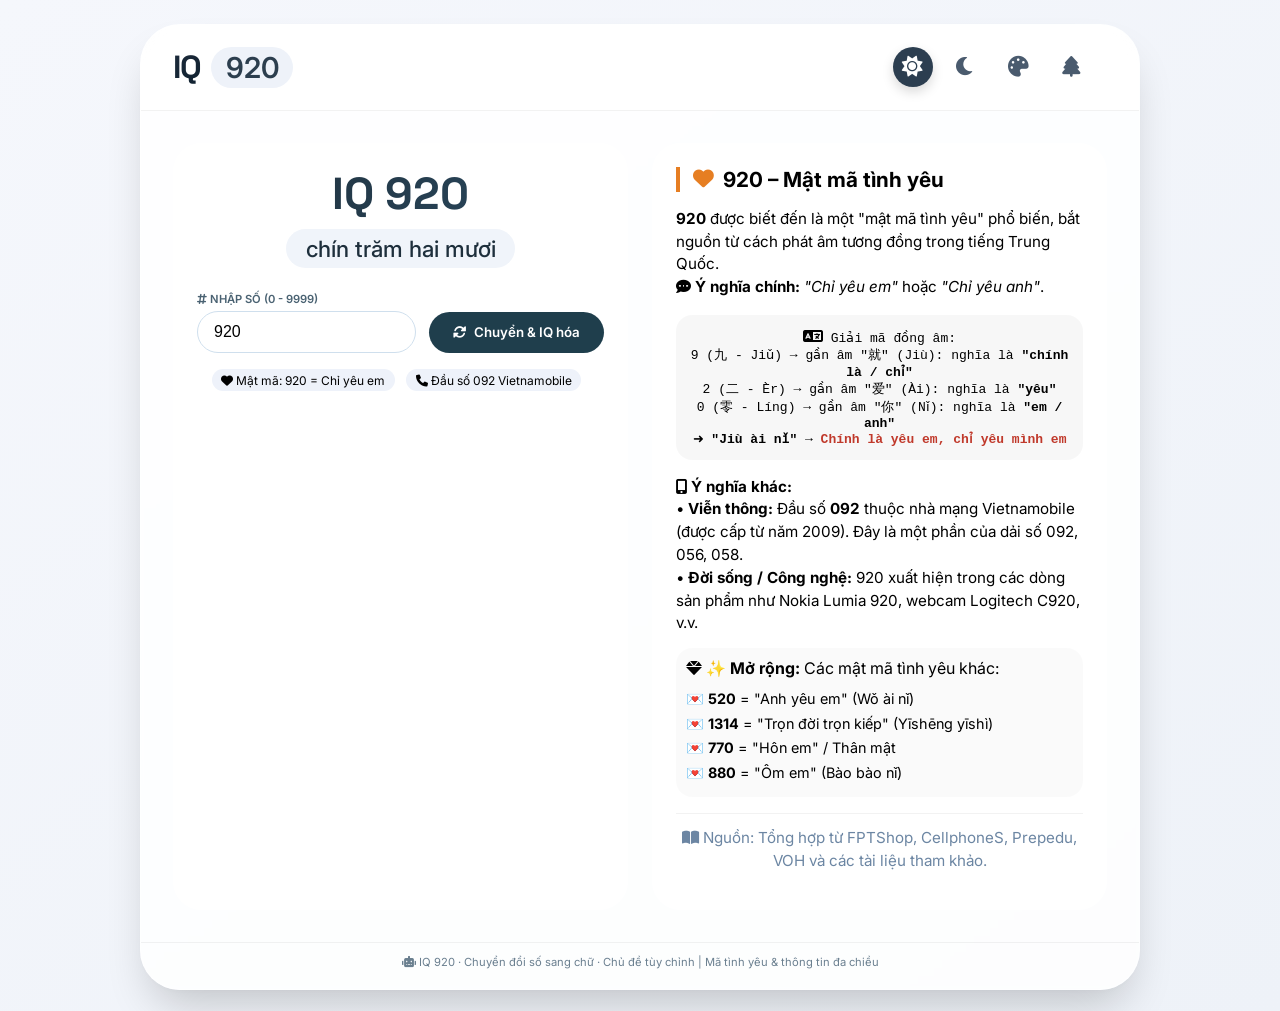
<file: loyal/content.html>
<!DOCTYPE html>
<html lang="vi">
<head>
    <meta charset="UTF-8">
    <meta name="viewport" content="width=device-width, initial-scale=1.0, user-scalable=yes">
    <title>IQ 920 | Mật mã tình yêu & Chuyển đổi số sang chữ</title>
    <!-- Font Awesome 6 -->
    <link rel="stylesheet" href="https://cdnjs.cloudflare.com/ajax/libs/font-awesome/6.0.0-beta3/css/all.min.css">
    <!-- Google Fonts -->
    <link href="https://fonts.googleapis.com/css2?family=Inter:opsz,wght@14..32,300;14..32,400;14..32,500;14..32,600;14..32,700&family=Space+Grotesk:wght@400;500;600&display=swap" rel="stylesheet">
    <style>
        * {
            margin: 0;
            padding: 0;
            box-sizing: border-box;
        }

        body {
            min-height: 100vh;
            background: linear-gradient(145deg, #f5f7fc 0%, #eef2f8 100%);
            font-family: 'Inter', sans-serif;
            display: flex;
            align-items: center;
            justify-content: center;
            padding: 1.5rem;
            transition: background 0.3s ease, color 0.2s ease;
        }

        .app-container {
            max-width: 1000px;
            width: 100%;
            background: rgba(255,255,255,0.85);
            backdrop-filter: blur(2px);
            border-radius: 2.5rem;
            box-shadow: 0 25px 45px -12px rgba(0,0,0,0.2), 0 2px 8px rgba(0,0,0,0.02);
            overflow: hidden;
            transition: all 0.3s;
            border: 1px solid rgba(255,255,255,0.5);
        }

        /* Header */
        .theme-header {
            display: flex;
            justify-content: space-between;
            align-items: center;
            padding: 1rem 2rem;
            background: rgba(255,255,255,0.5);
            backdrop-filter: blur(4px);
            border-bottom: 1px solid rgba(0,0,0,0.05);
            flex-wrap: wrap;
            gap: 1rem;
        }

        .brand {
            display: flex;
            align-items: baseline;
            gap: 0.6rem;
            flex-wrap: wrap;
        }

        .iq-badge {
            font-family: 'Space Grotesk', monospace;
            font-weight: 700;
            font-size: 2rem;
            letter-spacing: -0.02em;
            background: linear-gradient(135deg, #1e2b3c, #0f212f);
            -webkit-background-clip: text;
            background-clip: text;
            color: transparent;
        }

        .number-raw {
            font-size: 1.8rem;
            font-weight: 600;
            color: #2c3e4e;
            background: #eef2f9;
            padding: 0.2rem 0.9rem;
            border-radius: 60px;
        }

        .theme-selector {
            display: flex;
            gap: 0.8rem;
            background: #ffffffcc;
            padding: 0.4rem 1rem;
            border-radius: 60px;
        }

        .theme-btn {
            background: none;
            border: none;
            font-size: 1.3rem;
            cursor: pointer;
            width: 40px;
            height: 40px;
            border-radius: 40px;
            display: inline-flex;
            align-items: center;
            justify-content: center;
            transition: 0.2s;
            color: #4a5b6e;
        }

        .theme-btn.active {
            background: #2c3e50;
            color: white;
            box-shadow: 0 5px 12px rgba(0,0,0,0.15);
        }

        .theme-btn:hover:not(.active) {
            background: #e2e8f0;
            transform: translateY(-2px);
        }

        /* Main content - 2 cột trên desktop */
        .main-grid {
            display: grid;
            grid-template-columns: 1fr 1fr;
            gap: 1.5rem;
            padding: 2rem;
        }

        @media (max-width: 700px) {
            .main-grid {
                grid-template-columns: 1fr;
                padding: 1.5rem;
            }
        }

        /* Left panel: converter */
        .converter-card {
            background: rgba(255,255,255,0.6);
            border-radius: 1.8rem;
            padding: 1.5rem;
            backdrop-filter: blur(4px);
            transition: background 0.2s;
        }

        .visual-hero {
            text-align: center;
            margin-bottom: 1.5rem;
        }

        .prefix-display {
            font-size: 2.8rem;
            font-weight: 800;
            font-family: 'Space Grotesk', monospace;
            background: linear-gradient(120deg, #1f2f3a, #2b4b62);
            -webkit-background-clip: text;
            background-clip: text;
            color: transparent;
            line-height: 1.2;
        }

        .word-result {
            margin-top: 0.5rem;
            font-size: 1.4rem;
            font-weight: 500;
            background: #f0f4fa;
            display: inline-block;
            padding: 0.4rem 1.2rem;
            border-radius: 60px;
            color: #1e2f3c;
        }

        .input-group {
            display: flex;
            flex-wrap: wrap;
            gap: 0.8rem;
            margin: 1.2rem 0 1rem;
        }

        .input-field {
            flex: 2;
            min-width: 150px;
        }

        .input-field label {
            font-size: 0.7rem;
            text-transform: uppercase;
            font-weight: 600;
            color: #4a6272;
            margin-bottom: 0.3rem;
            display: block;
        }

        .input-field input {
            width: 100%;
            padding: 0.7rem 1rem;
            font-size: 1rem;
            font-weight: 500;
            background: white;
            border: 1px solid #cfdfed;
            border-radius: 2rem;
            outline: none;
            transition: 0.2s;
        }

        .btn-action {
            background: #1f3e4c;
            border: none;
            padding: 0.7rem 1.5rem;
            border-radius: 2rem;
            font-weight: 600;
            color: white;
            cursor: pointer;
            display: inline-flex;
            align-items: center;
            gap: 0.5rem;
            font-family: inherit;
            margin-top: 1.2rem;
        }

        /* Right panel: nội dung ý nghĩa */
        .meaning-card {
            background: rgba(255,255,255,0.6);
            border-radius: 1.8rem;
            padding: 1.5rem;
            backdrop-filter: blur(4px);
        }

        .section-title {
            font-size: 1.3rem;
            font-weight: 700;
            margin-bottom: 1rem;
            display: flex;
            align-items: center;
            gap: 0.6rem;
            border-left: 4px solid #e67e22;
            padding-left: 0.8rem;
        }

        .meaning-content p {
            margin-bottom: 0.8rem;
            line-height: 1.5;
            font-size: 0.95rem;
        }

        .phonetic-box {
            background: rgba(0,0,0,0.03);
            padding: 0.8rem;
            border-radius: 1rem;
            margin: 1rem 0;
            font-family: monospace;
            text-align: center;
        }

        .code-list {
            list-style: none;
            margin-top: 0.8rem;
        }

        .code-list li {
            margin-bottom: 0.4rem;
            font-size: 0.9rem;
        }

        .badge-info {
            background: #eef2fa;
            padding: 0.2rem 0.6rem;
            border-radius: 30px;
            font-size: 0.75rem;
            display: inline-block;
            margin-right: 0.5rem;
        }

        .ref-link {
            font-size: 0.7rem;
            color: #6c86a3;
            margin-top: 1rem;
            text-align: center;
            border-top: 1px solid rgba(0,0,0,0.05);
            padding-top: 0.8rem;
        }

        /* Themes */
        body.theme-dark {
            background: linear-gradient(145deg, #11181c, #0b1114);
        }
        body.theme-dark .app-container {
            background: rgba(20, 28, 32, 0.9);
            border-color: rgba(255,255,255,0.1);
        }
        body.theme-dark .theme-header, body.theme-dark .converter-card, body.theme-dark .meaning-card {
            background: rgba(30,40,45,0.7);
        }
        body.theme-dark .iq-badge {
            background: linear-gradient(135deg, #b3e4ff, #7fc9ff);
            -webkit-background-clip: text;
            background-clip: text;
        }
        body.theme-dark .word-result {
            background: #1e2c34;
            color: #ddf4ff;
        }
        body.theme-dark .input-field input {
            background: #1e2a30;
            border-color: #3c525e;
            color: #eef4fc;
        }
        body.theme-dark .section-title {
            color: #cfe6ff;
        }
        body.theme-dark .phonetic-box {
            background: #1f2f38;
        }

        body.theme-pastel {
            background: linear-gradient(145deg, #f9efe2, #f3e5d2);
        }
        body.theme-pastel .app-container {
            background: #fffaf5e6;
        }
        body.theme-pastel .iq-badge {
            background: linear-gradient(135deg, #b8735a, #a55d46);
            -webkit-background-clip: text;
            background-clip: text;
        }
        body.theme-pastel .btn-action {
            background: #c38266;
        }

        body.theme-forest {
            background: linear-gradient(145deg, #cfebd9, #bcddca);
        }
        body.theme-forest .btn-action {
            background: #2d6a4f;
        }

        footer {
            padding: 0.8rem 2rem 1.2rem;
            text-align: center;
            font-size: 0.7rem;
            color: #6a7f8f;
            border-top: 1px solid rgba(0,0,0,0.05);
        }
    </style>
</head>
<body>
<div class="app-container">
    <div class="theme-header">
        <div class="brand">
            <span class="iq-badge">IQ</span>
            <span class="number-raw">920</span>
        </div>
        <div class="theme-selector" id="themeSelector">
            <button data-theme="default" class="theme-btn active" title="Sáng"><i class="fas fa-sun"></i></button>
            <button data-theme="dark" class="theme-btn" title="Tối"><i class="fas fa-moon"></i></button>
            <button data-theme="pastel" class="theme-btn" title="Pastel"><i class="fas fa-palette"></i></button>
            <button data-theme="forest" class="theme-btn" title="Rừng xanh"><i class="fas fa-tree"></i></button>
        </div>
    </div>

    <div class="main-grid">
        <!-- Cột trái: Chuyển đổi số -->
        <div class="converter-card">
            <div class="visual-hero">
                <div class="prefix-display" id="iqPreview">IQ 920</div>
                <div class="word-result" id="wordDisplay">chín trăm hai mươi</div>
            </div>
            <div class="input-group">
                <div class="input-field">
                    <label><i class="fas fa-hashtag"></i> Nhập số (0 - 9999)</label>
                    <input type="number" id="numberInput" value="920" step="1" min="0" max="9999">
                </div>
                <button class="btn-action" id="convertBtn"><i class="fas fa-sync-alt"></i> Chuyển & IQ hóa</button>
            </div>
            <div style="font-size:0.7rem; text-align:center; margin-top:0.5rem;">
                <span class="badge-info"><i class="fas fa-heart"></i> Mật mã: 920 = Chỉ yêu em</span>
                <span class="badge-info"><i class="fas fa-phone"></i> Đầu số 092 Vietnamobile</span>
            </div>
        </div>

        <!-- Cột phải: Ý nghĩa mật mã tình yêu và thông tin -->
        <div class="meaning-card">
            <div class="section-title">
                <i class="fas fa-heart" style="color:#e67e22;"></i> 920 – Mật mã tình yêu
            </div>
            <div class="meaning-content">
                <p><strong>920</strong> được biết đến là một "mật mã tình yêu" phổ biến, bắt nguồn từ cách phát âm tương đồng trong tiếng Trung Quốc. <br> 
                <i class="fas fa-comment-dots"></i> <strong>Ý nghĩa chính:</strong> <em>"Chỉ yêu em"</em> hoặc <em>"Chỉ yêu anh"</em>.</p>
                
                <div class="phonetic-box">
                    <i class="fas fa-language"></i> Giải mã đồng âm:<br>
                    9 (九 - Jiǔ) → gần âm "就" (Jiù): nghĩa là <strong>"chính là / chỉ"</strong><br>
                    2 (二 - Èr) → gần âm "爱" (Ài): nghĩa là <strong>"yêu"</strong><br>
                    0 (零 - Líng) → gần âm "你" (Nǐ): nghĩa là <strong>"em / anh"</strong><br>
                    ➜ <strong>"Jiù ài nǐ"</strong> → <strong style="color:#c0392b;">Chính là yêu em, chỉ yêu mình em</strong>
                </div>

                <p><i class="fas fa-mobile-alt"></i> <strong>Ý nghĩa khác:</strong><br>
                • <strong>Viễn thông:</strong> Đầu số <strong>092</strong> thuộc nhà mạng Vietnamobile (được cấp từ năm 2009). Đây là một phần của dải số 092, 056, 058.<br>
                • <strong>Đời sống / Công nghệ:</strong> 920 xuất hiện trong các dòng sản phẩm như Nokia Lumia 920, webcam Logitech C920, v.v.</p>
                
                <div style="background: rgba(0,0,0,0.02); border-radius: 1rem; padding: 0.6rem; margin: 0.8rem 0;">
                    <i class="fas fa-gem"></i> <strong>✨ Mở rộng:</strong> Các mật mã tình yêu khác:
                    <ul class="code-list">
                        <li>💌 <strong>520</strong> = "Anh yêu em" (Wǒ ài nǐ)</li>
                        <li>💌 <strong>1314</strong> = "Trọn đời trọn kiếp" (Yīshēng yīshì)</li>
                        <li>💌 <strong>770</strong> = "Hôn em" / Thân mật</li>
                        <li>💌 <strong>880</strong> = "Ôm em" (Bào bào nǐ)</li>
                    </ul>
                </div>
                <p class="ref-link">
                    <i class="fas fa-book-open"></i> Nguồn: Tổng hợp từ FPTShop, CellphoneS, Prepedu, VOH và các tài liệu tham khảo.
                </p>
            </div>
        </div>
    </div>
    <footer>
        <i class="fas fa-robot"></i> IQ 920 · Chuyển đổi số sang chữ · Chủ đề tùy chỉnh | Mã tình yêu & thông tin đa chiều
    </footer>
</div>

<script>
    // ======================= CHUYỂN SỐ THÀNH CHỮ TIẾNG VIỆT (0-9999) ===================
    function numberToVietnameseWords(num) {
        if (isNaN(num) || num === null) return "không hợp lệ";
        const n = Math.floor(Number(num));
        if (n < 0 || n > 9999) return "ngoài khoảng 0-9999";
        if (n === 0) return "không";

        const units = ["", "một", "hai", "ba", "bốn", "năm", "sáu", "bảy", "tám", "chín"];
        const tens = ["", "mười", "hai mươi", "ba mươi", "bốn mươi", "năm mươi", "sáu mươi", "bảy mươi", "tám mươi", "chín mươi"];

        function readThreeDigits(num3) {
            if (num3 === 0) return "";
            let hundreds = Math.floor(num3 / 100);
            let remainder = num3 % 100;
            let result = "";

            if (hundreds > 0) {
                result += units[hundreds] + " trăm";
                if (remainder > 0) result += " ";
            }
            if (remainder > 0) {
                if (remainder < 10) {
                    if (hundreds > 0 && remainder === 5) result += "lăm";
                    else if (remainder === 1 && hundreds > 0) result += "mốt";
                    else if (remainder === 1) result += "một";
                    else if (remainder === 4) result += "bốn";
                    else if (remainder === 5) result += "năm";
                    else result += units[remainder];
                } else {
                    let ten = Math.floor(remainder / 10);
                    let unit = remainder % 10;
                    if (ten === 1) {
                        if (unit === 0) result += "mười";
                        else if (unit === 5) result += "mười lăm";
                        else result += "mười " + (unit === 1 ? "mốt" : (unit === 4 ? "bốn" : units[unit]));
                    } else {
                        let tenWord = tens[ten];
                        let unitWord = "";
                        if (unit === 1) unitWord = "mốt";
                        else if (unit === 4) unitWord = "bốn";
                        else if (unit === 5) unitWord = "lăm";
                        else if (unit === 0) unitWord = "";
                        else unitWord = units[unit];
                        result += tenWord;
                        if (unitWord) result += " " + unitWord;
                    }
                }
            }
            result = result.replace(/năm(?!\w)/g, (match, offset) => {
                let before = result.substring(0, offset);
                if (before.includes("mươi")) return "lăm";
                return match;
            });
            result = result.replace(/một(?!\w)/g, (match, offset) => {
                let before = result.substring(0, offset);
                if (before.includes("mươi") || before.includes("trăm ")) return "mốt";
                return match;
            });
            return result.trim();
        }

        let result = "";
        let thousands = Math.floor(n / 1000);
        let rest = n % 1000;

        if (thousands > 0) {
            result += units[thousands] + " nghìn";
            if (rest > 0) result += " ";
        }
        if (rest > 0) {
            let threeDigitPart = readThreeDigits(rest);
            if (thousands > 0 && rest < 100 && rest > 0) {
                if (rest < 10) threeDigitPart = "lẻ " + threeDigitPart;
                else if (rest >= 10 && rest < 100 && !threeDigitPart.startsWith("mười")) threeDigitPart = "lẻ " + threeDigitPart;
            }
            result += threeDigitPart;
        }
        result = result.replace(/mươi một/g, "mươi mốt");
        result = result.replace(/mươi năm/g, "mươi lăm");
        result = result.replace(/trăm năm/g, "trăm lăm");
        result = result.replace(/trăm một(?!\w)/g, "trăm mốt");
        result = result.replace(/linh/g, "lẻ");
        if (thousands > 0 && rest > 0 && rest < 100 && !result.includes("lẻ")) {
            if (rest < 10) result = result.replace(/(nghìn)\s+(?!lẻ)/, "$1 lẻ ");
            else if (rest >= 10 && rest < 100 && !result.includes("lẻ")) result = result.replace(/(nghìn)\s+(?!lẻ)/, "$1 lẻ ");
        }
        return result.trim();
    }

    function updateDisplayFromNumber(numValue) {
        let num = Number(numValue);
        if (isNaN(num)) num = 920;
        num = Math.floor(num);
        if (num < 0) num = 0;
        if (num > 9999) num = 9999;

        const numberWord = numberToVietnameseWords(num);
        const fullPrefixDisplay = `IQ ${num}`;
        document.getElementById("iqPreview").textContent = fullPrefixDisplay;
        document.getElementById("wordDisplay").textContent = numberWord;
        const inputEl = document.getElementById("numberInput");
        if (inputEl && Number(inputEl.value) !== num) inputEl.value = num;
    }

    function initConverter() {
        const numberInput = document.getElementById("numberInput");
        const convertBtn = document.getElementById("convertBtn");
        function process() {
            let raw = numberInput.value.trim();
            if (raw === "") raw = "920";
            let num = parseInt(raw, 10);
            if (isNaN(num)) num = 920;
            num = Math.min(9999, Math.max(0, num));
            updateDisplayFromNumber(num);
        }
        convertBtn.addEventListener("click", process);
        numberInput.addEventListener("keypress", (e) => { if (e.key === "Enter") process(); });
        numberInput.addEventListener("change", () => {
            let val = parseInt(numberInput.value, 10);
            if (isNaN(val)) val = 920;
            updateDisplayFromNumber(Math.min(9999, Math.max(0, val)));
        });
        updateDisplayFromNumber(920);
    }

    // Theme switcher
    function initThemeSwitcher() {
        const btns = document.querySelectorAll(".theme-btn");
        const body = document.body;
        const saved = localStorage.getItem("iq_theme_v2") || "default";
        function applyTheme(theme) {
            body.classList.remove("theme-dark", "theme-pastel", "theme-forest");
            if (theme !== "default") body.classList.add(`theme-${theme}`);
            btns.forEach(btn => {
                const val = btn.getAttribute("data-theme");
                if (val === theme) btn.classList.add("active");
                else btn.classList.remove("active");
            });
            localStorage.setItem("iq_theme_v2", theme);
        }
        btns.forEach(btn => {
            btn.addEventListener("click", () => applyTheme(btn.getAttribute("data-theme")));
        });
        if (saved === "dark" || saved === "pastel" || saved === "forest") applyTheme(saved);
        else applyTheme("default");
    }

    // small animation
    function addEffects() {
        const btn = document.getElementById("convertBtn");
        if (btn) {
            btn.addEventListener("click", function() {
                this.style.transform = "scale(0.97)";
                setTimeout(() => { if(this) this.style.transform = ""; }, 120);
            });
        }
    }

    window.addEventListener("DOMContentLoaded", () => {
        initConverter();
        initThemeSwitcher();
        addEffects();
    });
</script>
</body>
</html>
</file>
<file: addWork1234567890/style.css>
*{margin:0;padding:0;box-sizing:border-box;font-family:Arial,Helvetica,sans-serif}
html{scroll-behavior:smooth}
body{background:#f5f7fa;color:#333}

.hero{background:linear-gradient(135deg,#2563eb,#0ea5e9);color:#fff;text-align:center;padding:60px 20px}
.hero h1{font-size:42px;margin-bottom:15px}
.hero p{font-size:18px}

.nav{background:#111827;padding:15px;text-align:center;position:sticky;top:0;z-index:20}
.nav a{color:#fff;text-decoration:none;margin:10px 15px;font-weight:bold;display:inline-block}
.nav a:hover{color:#38bdf8}
.cart-btn{background:#2563eb;color:#fff;border:0;border-radius:20px;padding:8px 16px;font-weight:bold;cursor:pointer;margin-left:10px}
.cart-btn span{background:#fff;color:#2563eb;border-radius:10px;padding:1px 8px;margin-left:4px}

section{width:90%;max-width:1100px;margin:auto;padding:50px 0}
.card{background:#fff;padding:25px;border-radius:12px;margin-top:20px;box-shadow:0 5px 15px rgba(0,0,0,.1)}
h2{color:#2563eb;margin-bottom:15px}
ul{margin-left:20px;line-height:1.8}

footer{background:#111827;color:#fff;text-align:center;padding:20px;margin-top:40px}

.button{display:inline-block;margin-top:20px;background:#2563eb;color:#fff;padding:12px 25px;text-decoration:none;border:0;border-radius:8px;cursor:pointer;font-size:15px}
.button:hover{background:#1d4ed8}
:focus-visible{outline:3px solid #f59e0b;outline-offset:2px}

/* Toolbar */
.toolbar{display:flex;flex-wrap:wrap;gap:12px;align-items:center;margin-bottom:20px}
.filters{display:flex;flex-wrap:wrap;gap:8px;flex:1}
.filters button{border:1px solid #cbd5e1;background:#fff;padding:8px 14px;border-radius:20px;cursor:pointer}
.filters button.active{background:#2563eb;border-color:#2563eb;color:#fff}
.toolbar input,.toolbar select,.modal select{padding:9px 12px;border:1px solid #cbd5e1;border-radius:8px;font-size:14px}

/* Product grid */
.grid{display:grid;grid-template-columns:repeat(auto-fill,minmax(210px,1fr));gap:18px}
.product{border:1px solid #e5e7eb;border-radius:12px;overflow:hidden;background:#fff;cursor:pointer;text-align:left;padding:0;transition:transform .2s,box-shadow .2s}
.product:hover{transform:translateY(-4px);box-shadow:0 8px 20px rgba(0,0,0,.12)}
.thumb{background:#eef2f7;height:190px;display:flex;align-items:center;justify-content:center}
.thumb svg,.modal-img svg{width:70%;height:80%}
.p-info{padding:14px}
.p-info h3{font-size:16px;margin-bottom:4px}
.stars{color:#f59e0b;font-size:14px}
.price{color:#2563eb;font-weight:bold;margin-top:6px}
.empty{text-align:center;padding:30px;color:#64748b}

/* Modal */
.modal{position:fixed;inset:0;background:rgba(15,23,42,.6);display:flex;align-items:center;justify-content:center;padding:15px;z-index:50}
.modal[hidden],.drawer[hidden]{display:none}
.modal-box{background:#fff;border-radius:14px;max-width:760px;width:100%;display:grid;grid-template-columns:1fr 1fr;position:relative;overflow:hidden}
.modal-img{background:#eef2f7;display:flex;align-items:center;justify-content:center;min-height:280px}
.modal-info{padding:28px 24px}
.modal-info h3{font-size:22px;margin-bottom:6px}
.modal-info p{margin:10px 0;line-height:1.5}
.modal-info label{display:block;font-weight:bold;margin:14px 0 6px;font-size:14px}
.swatches{display:flex;gap:8px}
.swatch{width:30px;height:30px;border-radius:50%;border:2px solid #cbd5e1;cursor:pointer}
.swatch.active{outline:3px solid #2563eb;outline-offset:2px}
.close{position:absolute;top:8px;right:12px;background:none;border:0;font-size:28px;cursor:pointer;color:#475569;z-index:2}

/* Cart drawer */
.drawer{position:fixed;top:0;right:0;width:340px;max-width:100%;height:100%;background:#fff;box-shadow:-5px 0 20px rgba(0,0,0,.2);z-index:60;display:flex;flex-direction:column}
.drawer-head{padding:18px;border-bottom:1px solid #e5e7eb;position:relative}
.drawer ul{list-style:none;margin:0;padding:10px 18px;flex:1;overflow:auto}
.drawer li{display:flex;justify-content:space-between;gap:8px;padding:10px 0;border-bottom:1px solid #f1f5f9;font-size:14px;line-height:1.4}
.drawer li button{border:0;background:none;color:#dc2626;cursor:pointer}
.drawer-foot{padding:18px;border-top:1px solid #e5e7eb}
.drawer-foot .button{width:100%}

.toast{position:fixed;bottom:24px;left:50%;transform:translate(-50%,80px);background:#111827;color:#fff;padding:12px 22px;border-radius:8px;opacity:0;transition:.3s;z-index:70}
.toast.show{transform:translate(-50%,0);opacity:1}

@media(max-width:640px){
  .hero h1{font-size:28px}
  .modal-box{grid-template-columns:1fr}
  .modal-img{min-height:200px}
}
@media(prefers-reduced-motion:reduce){*{transition:none!important;scroll-behavior:auto!important}}
</file>
